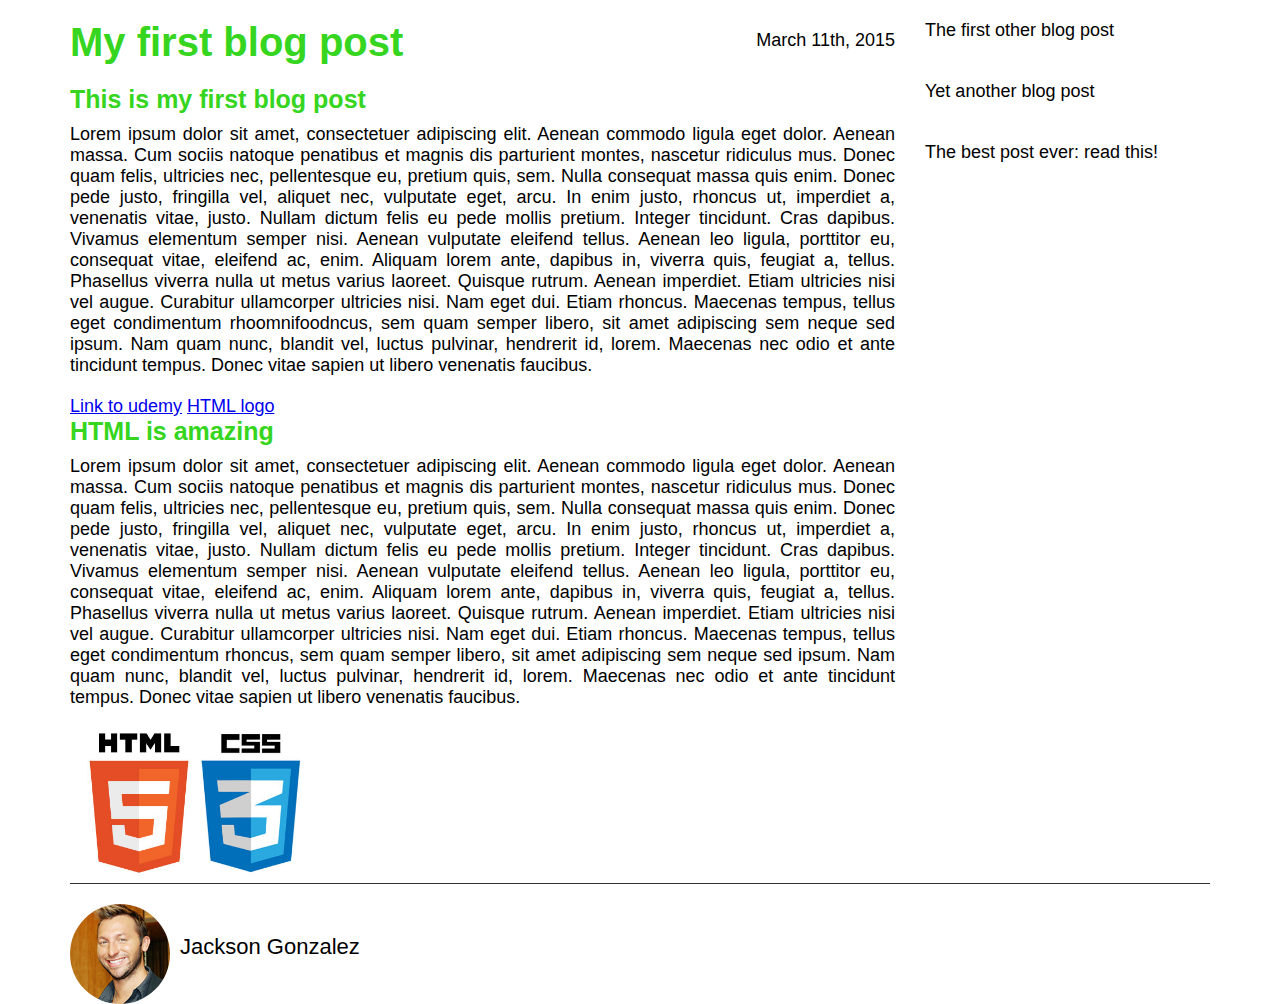
<file: index.html>
<!DOCTYPE html>
<html>

    <head>
        <title>My first blog post</title>
        <link rel="stylesheet" type="text/css" href="style.css">
    </head>

    <body>
        <div class="container">
            <div class="blog-post">
                <h1>My first blog post</h1>
                <p class="date">March 11th, 2015</p>
                <h2>This is my first blog post</h2>
                 <p class="main-text">
                    Lorem ipsum dolor sit amet, consectetuer adipiscing elit. Aenean commodo ligula eget dolor. Aenean massa. Cum sociis natoque penatibus et magnis dis parturient montes, nascetur ridiculus mus. Donec quam felis, ultricies nec, pellentesque eu, pretium quis, sem. Nulla consequat massa quis enim. Donec pede justo, fringilla vel, aliquet nec, vulputate eget, arcu. In enim justo, rhoncus ut, imperdiet a, venenatis vitae, justo. Nullam dictum felis eu pede mollis pretium. Integer tincidunt. Cras dapibus. Vivamus elementum semper nisi. Aenean vulputate eleifend tellus. Aenean leo ligula, porttitor eu, consequat vitae, eleifend ac, enim. Aliquam lorem ante, dapibus in, viverra quis, feugiat a, tellus. Phasellus viverra nulla ut metus varius laoreet. Quisque rutrum. Aenean imperdiet. Etiam ultricies nisi vel augue. Curabitur ullamcorper ultricies nisi. Nam eget dui. Etiam rhoncus. Maecenas tempus, tellus eget condimentum rhoomnifoodncus, sem quam semper libero, sit amet adipiscing sem neque sed ipsum. Nam quam nunc, blandit vel, luctus pulvinar, hendrerit id, lorem. Maecenas nec odio et ante tincidunt tempus. Donec vitae sapien ut libero venenatis faucibus.
                </p>

                <a href="http://www.udemy.com" target="_blank">Link to udemy</a>
                <a href="logo.jpg" target="_blank">HTML logo</a>

                <h2>HTML is amazing</h2>
                <p class="main-text">
                    Lorem ipsum dolor sit amet, consectetuer adipiscing elit. Aenean commodo ligula eget dolor. Aenean massa. Cum sociis natoque penatibus et magnis dis parturient montes, nascetur ridiculus mus. Donec quam felis, ultricies nec, pellentesque eu, pretium quis, sem. Nulla consequat massa quis enim. Donec pede justo, fringilla vel, aliquet nec, vulputate eget, arcu. In enim justo, rhoncus ut, imperdiet a, venenatis vitae, justo. Nullam dictum felis eu pede mollis pretium. Integer tincidunt. Cras dapibus. Vivamus elementum semper nisi. Aenean vulputate eleifend tellus. Aenean leo ligula, porttitor eu, consequat vitae, eleifend ac, enim. Aliquam lorem ante, dapibus in, viverra quis, feugiat a, tellus. Phasellus viverra nulla ut metus varius laoreet. Quisque rutrum. Aenean imperdiet. Etiam ultricies nisi vel augue. Curabitur ullamcorper ultricies nisi. Nam eget dui. Etiam rhoncus. Maecenas tempus, tellus eget condimentum rhoncus, sem quam semper libero, sit amet adipiscing sem neque sed ipsum. Nam quam nunc, blandit vel, luctus pulvinar, hendrerit id, lorem. Maecenas nec odio et ante tincidunt tempus. Donec vitae sapien ut libero venenatis faucibus.
                </p>
                <img src="logo.jpg" alt="The HTML5 logo">

            </div>

            <div class="other-posts">
                <div class="other">
                    The first other blog post
                </div>

                <div class="other">
                    Yet another blog post
                </div>

                <div class="other">
                    The best post ever: read this!
                </div>
            </div>

            <div class="clearfix"></div>

            <div class="author-box">
                <img src="author.jpg" alt="Author photo">
                <p class="author-text">Jackson Gonzalez</p>
            </div>

        </div>


    </body>

</html>
</file>
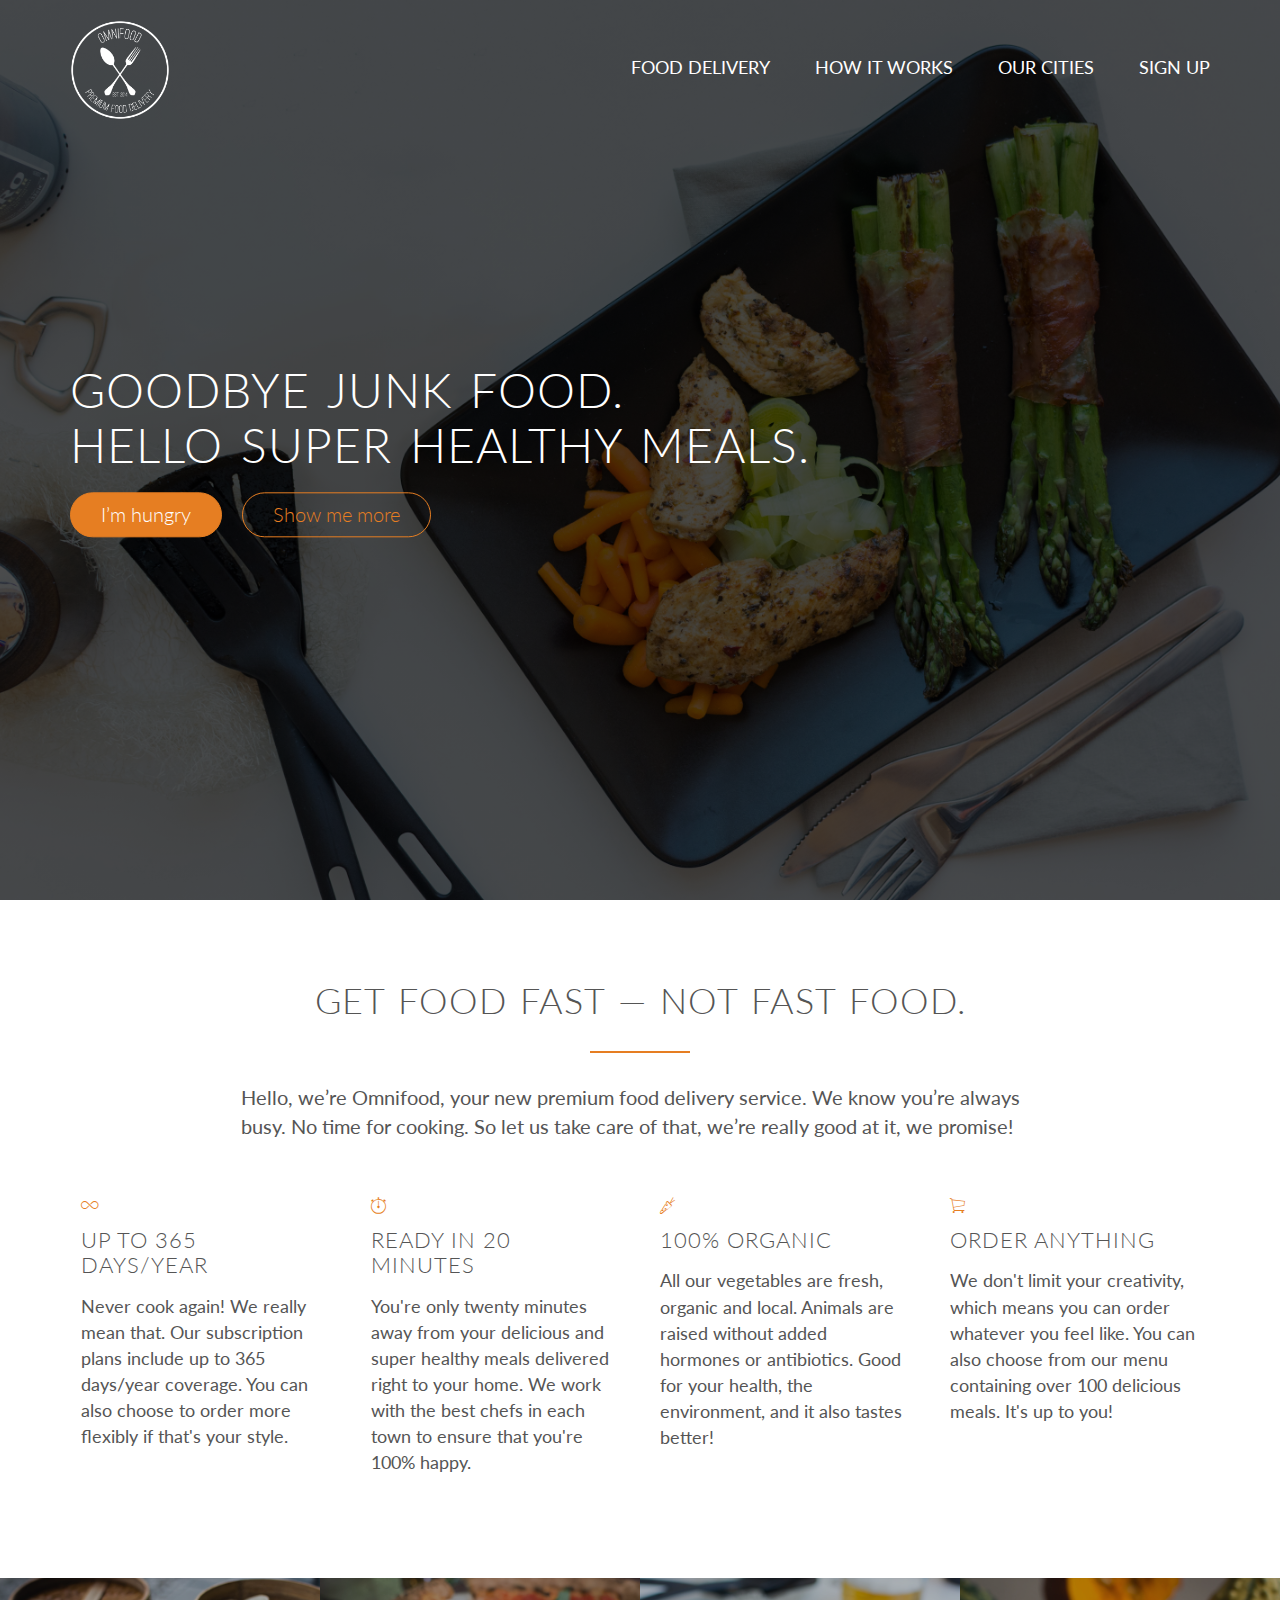
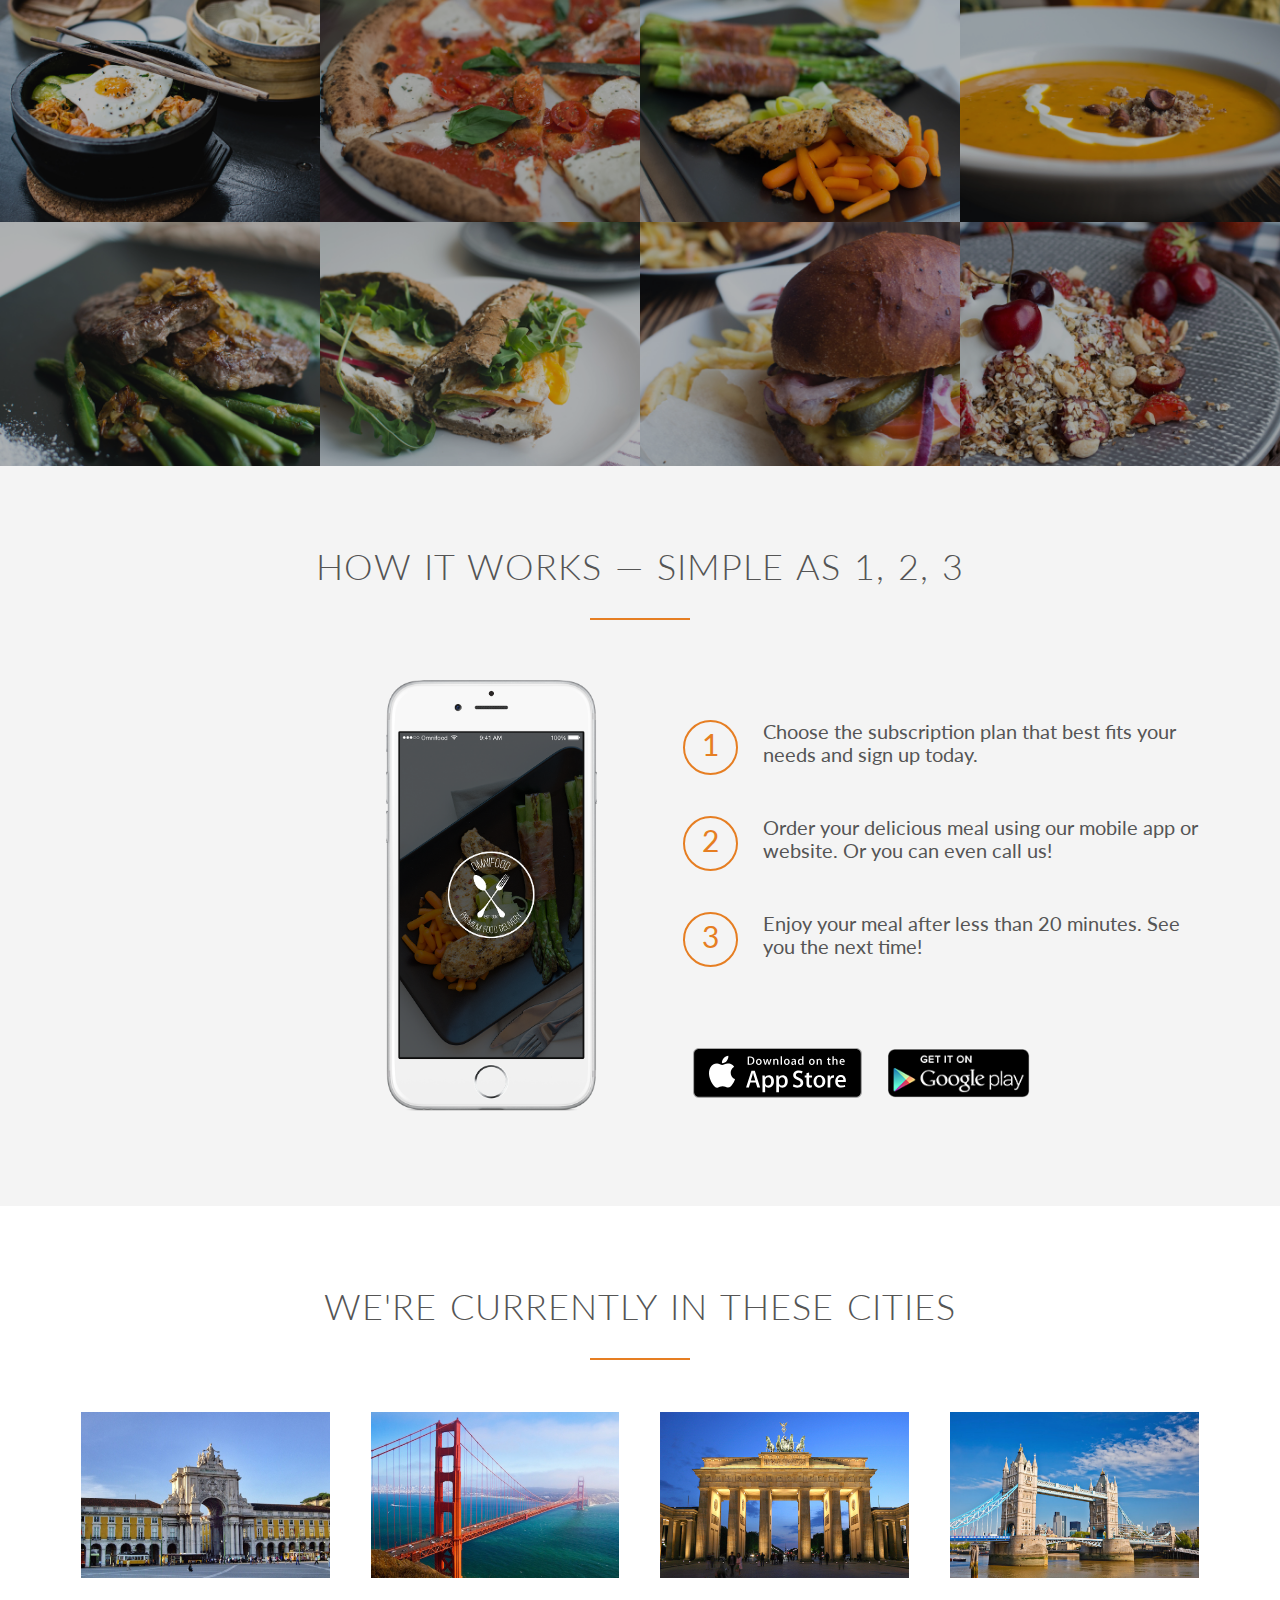
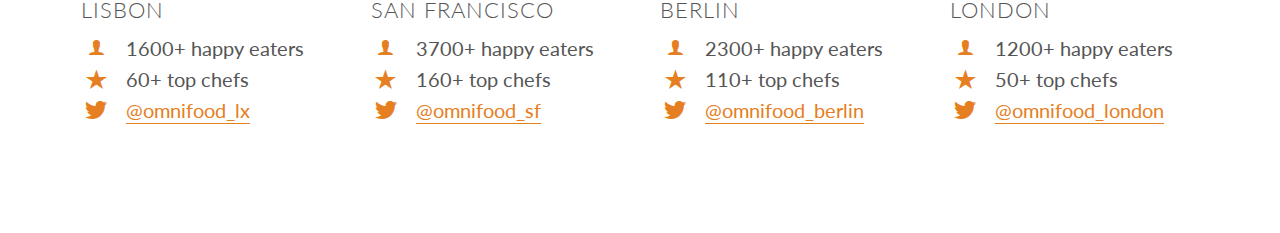
<file: omnifood_website/index.html>
<!DOCTYPE html>
<html lang="en">
  <head>
    <link rel="stylesheet" type="text/css" href="vendors/css/normalize.css">
    <link rel="stylesheet" type="text/css" href="vendors/css/grid.css">
    <link rel="stylesheet" type="text/css" href="vendors/css/ionicons.min.css">
    <link rel="stylesheet" type="text/css" href="resources/css/style.css">
    <link href="https://fonts.googleapis.com/css?family=Lato:100,300,400,300italic" rel="stylesheet" type="text/css">
    <title>Omnifood </title>
  </head>
  <body>
    <header>
      <nav>
        <div class="row">
          <img src="resources/img/logo-white.png" alt="Omnifood Logo" class="logo">
          <ul class="main-nav">
            <li><a href="#">Food delivery</a></li>
            <li><a href="#">How it works</a></li>
            <li><a href="#">Our cities</a></li>
            <li><a href="#">Sign up</a></li>
          </ul>
        </div>
      </nav>
      <div class="hero-text-box">
        <h1>Goodbye junk food. <br> Hello super healthy meals.</h1>
        <a class="btn btn-full" href="#">I’m hungry</a>
        <a class="btn btn-ghost" href="#">Show me more</a>
      </div>

    </header>

    <section class="section-features">
      <div class="row">
        <h2>Get food fast &mdash; not fast food.</h2>
        <p class="long-copy">
          Hello, we’re Omnifood, your new premium food delivery service. We know you’re always busy. No time for cooking. So let us take care of that, we’re really good at it, we promise!
        </p>
      </div>

      <div class="row">

        <div class="col span-1-of-4 box">
          <i class='ion-ios-infinite-outline icon-big'></i>
          <h3>Up to 365 days/year</h3>
          <p>
            Never cook again! We really mean that. Our subscription plans include up to 365 days/year coverage. You can also choose to order more flexibly if that's your style.
          </p>
        </div>

        <div class="col span-1-of-4 box">
          <i class='ion-ios-stopwatch-outline icon-big'></i>
          <h3>Ready in 20 minutes</h3>
          <p>
            You're only twenty minutes away from your delicious and super healthy meals delivered right to your home. We work with the best chefs in each town to ensure that you're 100% happy.
          </p>
        </div>

        <div class="col span-1-of-4 box">
          <i class='ion-ios-nutrition-outline icon-big'></i>
          <h3>100% organic</h3>
          <p>
            All our vegetables are fresh, organic and local. Animals are raised without added hormones or antibiotics. Good for your health, the environment, and it also tastes better!
          </p>
        </div>

        <div class='col span-1-of-4 box'>
          <i class='ion-ios-cart-outline icon-big'></i>
          <h3>Order anything</h3>
          <p>
            We don't limit your creativity, which means you can order whatever you feel like. You can also choose from our menu containing over 100 delicious meals. It's up to you!
          </p>
        </div>

      </div>
    </section>

    <section class='section-meals'>
      <ul class='meals-showcase clearfix'>
        <li>
          <figure class='meal-photo'>
            <img src="resources/img/1.jpg" alt="Korean bibimbap with egg and vegetables">
          </figure>
        </li>
        <li>
          <figure class='meal-photo'>
            <img src="resources/img/2.jpg" alt="Simple italian pizza with cherry tomatoes">
          </figure>
        </li>
        <li>
          <figure class='meal-photo'>
            <img src="resources/img/3.jpg" alt="Chicken breast steak with vegetables">
          </figure>
        </li>
        <li>
          <figure class='meal-photo'>
            <img src="resources/img/4.jpg" alt="Autumn pumpkin soup">
          </figure>
        </li>
      </ul>

      <ul class='meals-showcase clearfix'>
        <li>
          <figure class='meal-photo'>
            <img src="resources/img/5.jpg" alt="Paleo beef steak with vegetables">
          </figure>
        </li>
        <li>
          <figure class='meal-photo'>
            <img src="resources/img/6.jpg" alt="Healthy baguette with egg and vegetables">
          </figure>
        </li>
        <li>
          <figure class='meal-photo'>
            <img src="resources/img/7.jpg" alt="Burger with cheddar and bacon">
          </figure>
        </li>
        <li>
          <figure class='meal-photo'>
            <img src="resources/img/8.jpg" alt="Granola with cherries and strawberries">
          </figure>
        </li>
      </ul>
    </section>

    <section class='section-steps'>
      <div class="row">
        <h2>How it works &mdash; Simple as 1, 2, 3</h2>
      </div>
      <div class="row">
        <div class="col span-1-of-2 steps-box">
          <img src="resources/img/app-iPhone.png" alt="omnifood app on iPhone" class="app-screen">
        </div>
        <div class="col span-1-of-2 steps-box">
          <div class="works-step">
            <div>1</div>
            <p>Choose the subscription plan that best fits your needs and sign up today.</p>
          </div>
          <div class="works-step">
            <div>2</div>
            <p>Order your delicious meal using our mobile app or website. Or you can even call us!</p>
          </div>
          <div class="works-step">
            <div>3</div>
            <p>Enjoy your meal after less than 20 minutes. See you the next time!</p>
          </div>

          <a href="#" class="btn-app"><img src="resources/img/download-app.svg" alt="App Store Button"></a>
          <a href="#" class="btn-app"><img src="resources/img/download-app-android.png" alt="Play Store Button"></a>
        </div>
      </div>
    </section>

    <section class="section-cities">
      <div class="row">
        <h2>We're currently in these cities</h2>
      </div>
      <div class="row">
        <div class="col span-1-of-4 box">
          <img src="resources/img/lisbon-3.jpg" alt="Lisbon" />
          <h3>Lisbon</h3>
          <div class="city-feature">
            <i class="ion-ios-person icon-small"></i>
            1600+ happy eaters
          </div>
          <div class="city-feature">
            <i class="ion-ios-star icon-small"></i>
            60+ top chefs
          </div>
          <div class="city-feature">
            <i class="ion-social-twitter icon-small"></i>
            <a href="#">@omnifood_lx</a>
          </div>
        </div>
        <div class="col span-1-of-4 box">
          <img src="resources/img/san-francisco.jpg" alt="San Francisco" />
          <h3>San Francisco</h3>
          <div class="city-feature">
            <i class="ion-ios-person icon-small"></i>
            3700+ happy eaters
          </div>
          <div class="city-feature">
            <i class="ion-ios-star icon-small"></i>
            160+ top chefs
          </div>
          <div class="city-feature">
            <i class="ion-social-twitter icon-small"></i>
            <a href="#">@omnifood_sf</a>
          </div>
        </div>
        <div class="col span-1-of-4 box">
          <img src="resources/img/berlin.jpg" alt="Berlin" />
          <h3>Berlin</h3>
          <div class="city-feature">
            <i class="ion-ios-person icon-small"></i>
            2300+ happy eaters
          </div>
          <div class="city-feature">
            <i class="ion-ios-star icon-small"></i>
            110+ top chefs
          </div>
          <div class="city-feature">
            <i class="ion-social-twitter icon-small"></i>
            <a href="#">@omnifood_berlin</a>
          </div>
        </div>
        <div class="col span-1-of-4 box">
          <img src="resources/img/london.jpg" alt="London" />
          <h3>London</h3>
          <div class="city-feature">
            <i class="ion-ios-person icon-small"></i>
            1200+ happy eaters
          </div>
          <div class="city-feature">
            <i class="ion-ios-star icon-small"></i>
            50+ top chefs
          </div>
          <div class="city-feature">
            <i class="ion-social-twitter icon-small"></i>
            <a href="#">@omnifood_london</a>
          </div>
        </div>
      </div>
    </section>


  </body>
</html>
</file>
<file: style.css>
* {
  margin: 0;
  padding: 0;
  box-sizing: border-box;
}

.clearfix:after{
  content: "";
  display: table;
  clear: both;
}

body {
  font-family: Helvetica Neue, Arial;
  font-size: 18px;
}

h1, h2 {
  color: #35d520;
}

h1 {
  font-size: 40px;
  margin-bottom: 20px;
}

h2 {
  font-size: 25px;
  margin-bottom: 10px;
}

.main-text {
  text-align: justify;
  margin-bottom: 20px;
}

.container {
  width: 1140px;
  margin: 20px auto 0 auto;
}

.blog-post {
  width: 75%;
  float: left;
  padding-right: 30px;
  position: relative;
}

.other-posts {
  width: 25%;
  float: left;
}

.author-box  {
  border-top: 1px solid #333;
  padding-top: 20px;
}

.author-text {
  font-size: 22px;
  float: left;
  margin-top: 30px;
  margin-left: 10px;
}

.author-box img {
  height: 100px;
  width: 100px;
  border-radius: 50%;
  float: left;
}

.other {
  margin-bottom: 40px;
}

.blog-post img {
  height: 150px;
  width: auto;
  position: relative;
}

.date {
  position: absolute;
  top: 10px;
  right: 30px;
}
</file>
<file: omnifood_website/vendors/css/grid.css>
/*  SECTIONS  ============================================================================= */

.section {
	clear: both;
	padding: 0px;
	margin: 0px;
}

/*  GROUPING  ============================================================================= */

.row {
    zoom: 1; /* For IE 6/7 (trigger hasLayout) */
}

.row:before,
.row:after {
    content:"";
    display:table;
}
.row:after {
    clear:both;
}

/*  GRID COLUMN SETUP   ==================================================================== */

.col {
	display: block;
	float:left;
	margin: 1% 0 1% 1.6%;
}

.col:first-child { margin-left: 0; } /* all browsers except IE6 and lower */


/*  REMOVE MARGINS AS ALL GO FULL WIDTH AT 480 PIXELS */

@media only screen and (max-width: 480px) {
	.col { 
		/*margin: 1% 0 1% 0%;*/
        margin: 0;
	}
}


/*  GRID OF TWO   ============================================================================= */


.span-2-of-2 {
	width: 100%;
}

.span-1-of-2 {
	width: 49.2%;
}

/*  GO FULL WIDTH AT LESS THAN 480 PIXELS */

@media only screen and (max-width: 480px) {
	.span-2-of-2 {
		width: 100%; 
	}
	.span-1-of-2 {
		width: 100%; 
	}
}


/*  GRID OF THREE   ============================================================================= */

	
.span-3-of-3 {
	width: 100%; 
}

.span-2-of-3 {
	width: 66.13%; 
}

.span-1-of-3 {
	width: 32.26%; 
}


/*  GO FULL WIDTH AT LESS THAN 480 PIXELS */

@media only screen and (max-width: 480px) {
	.span-3-of-3 {
		width: 100%; 
	}
	.span-2-of-3 {
		width: 100%; 
	}
	.span-1-of-3 {
		width: 100%;
	}
}

/*  GRID OF FOUR   ============================================================================= */

	
.span-4-of-4 {
	width: 100%; 
}

.span-3-of-4 {
	width: 74.6%; 
}

.span-2-of-4 {
	width: 49.2%; 
}

.span-1-of-4 {
	width: 23.8%; 
}


/*  GO FULL WIDTH AT LESS THAN 480 PIXELS */

@media only screen and (max-width: 480px) {
	.span-4-of-4 {
		width: 100%; 
	}
	.span-3-of-4 {
		width: 100%; 
	}
	.span-2-of-4 {
		width: 100%; 
	}
	.span-1-of-4 {
		width: 100%; 
	}
}


/*  GRID OF FIVE   ============================================================================= */

	
.span-5-of-5 {
	width: 100%;
}

.span-4-of-5 {
  	width: 79.68%; 
}

.span-3-of-5 {
  	width: 59.36%; 
}

.span-2-of-5 {
  	width: 39.04%;
}

.span-1-of-5 {
  	width: 18.72%;
}


/*  GO FULL WIDTH AT LESS THAN 480 PIXELS */

@media only screen and (max-width: 480px) {
	.span-5-of-5 {
		width: 100%; 
	}
	.span-4-of-5 {
		width: 100%; 
	}
	.span-3-of-5 {
		width: 100%; 
	}
	.span-2-of-5 {
		width: 100%; 
	}
	.span-1-of-5 {
		width: 100%; 
	}
}


/*  GRID OF SIX   ============================================================================= */


.span-6-of-6 {
	width: 100%;
}

.span-5-of-6 {
  	width: 83.06%;
}

.span-4-of-6 {
  	width: 66.13%;
}

.span-3-of-6 {
  	width: 49.2%;
}

.span-2-of-6 {
  	width: 32.26%;
}

.span-1-of-6 {
  	width: 15.33%;
}


/*  GO FULL WIDTH AT LESS THAN 480 PIXELS */

@media only screen and (max-width: 480px) {
	.span-6-of-6 {
		width: 100%; 
	}
	.span-5-of-6 {
		width: 100%; 
	}
	.span-4-of-6 {
		width: 100%; 
	}
	.span-3-of-6 {
		width: 100%; 
	}
	.span-2-of-6 {
		width: 100%; 
	}
	.span-1-of-6 {
		width: 100%; 
	}
}



/*  GRID OF SEVEN   ============================================================================= */


.span-7-of-7 {
	width: 100%;
}

.span-6-of-7 {
	width: 85.48%;
}

.span-5-of-7 {
  	width: 70.97%;
}

.span-4-of-7 {
  	width: 56.45%;
}

.span-3-of-7 {
  	width: 41.94%;
}

.span-2-of-7 {
  	width: 27.42%;
}

.span-1-of-7 {
  	width: 12.91%;
}


/*  GO FULL WIDTH AT LESS THAN 480 PIXELS */

@media only screen and (max-width: 480px) {
	.span-7-of-7 {
		width: 100%; 
	}
	.span-6-of-7 {
		width: 100%; 
	}
	.span-5-of-7 {
		width: 100%; 
	}
	.span-4-of-7 {
		width: 100%; 
	}
	.span-3-of-7 {
		width: 100%; 
	}
	.span-2-of-7 {
		width: 100%; 
	}
	.span-1-of-7 {
		width: 100%; 
	}
}


/*  GRID OF EIGHT   ============================================================================= */

	
.span-8-of-8 {
	width: 100%;
}

.span-7-of-8 {
	width: 87.3%; 
}

.span-6-of-8 {
	width: 74.6%; 
}

.span-5-of-8 {
	width: 61.9%; 
}

.span-4-of-8 {
	width: 49.2%; 
}

.span-3-of-8 {
	width: 36.5%;
}

.span-2-of-8 {
	width: 23.8%; 
}

.span-1-of-8 {
	width: 11.1%; 
}


/*  GO FULL WIDTH AT LESS THAN 480 PIXELS */

@media only screen and (max-width: 480px) {
	.span-8-of-8 {
		width: 100%; 
	}
	.span-7-of-8 {
		width: 100%; 
	}
	.span-6-of-8 {
		width: 100%; 
	}
	.span-5-of-8 {
		width: 100%; 
	}
	.span-4-of-8 {
		width: 100%; 
	}
	.span-3-of-8 {
		width: 100%; 
	}
	.span-2-of-8 {
		width: 100%; 
	}
	.span-1-of-8 {
		width: 100%; 
	}
}


/*  GRID OF NINE   ============================================================================= */


.span-9-of-9 {
	width: 100%;
}

.span-8-of-9 {
	width: 88.71%;
}

.span-7-of-9 {
	width: 77.42%; 
}

.span-6-of-9 {
	width: 66.13%; 
}

.span-5-of-9 {
	width: 54.84%; 
}

.span-4-of-9 {
	width: 43.55%; 
}

.span-3-of-9 {
	width: 32.26%;
}

.span-2-of-9 {
	width: 20.97%; 
}

.span-1-of-9 {
	width: 9.68%; 
}


/*  GO FULL WIDTH AT LESS THAN 480 PIXELS */

@media only screen and (max-width: 480px) {
	.span-9-of-9 {
		width: 100%; 
	}
	.span-8-of-9 {
		width: 100%; 
	}
	.span-7-of-9 {
		width: 100%; 
	}
	.span-6-of-9 {
		width: 100%; 
	}
	.span-5-of-9 {
		width: 100%; 
	}
	.span-4-of-9 {
		width: 100%; 
	}
	.span-3-of-9 {
		width: 100%; 
	}
	.span-2-of-9 {
		width: 100%; 
	}
	.span-1-of-9 {
		width: 100%; 
	}
}


/*  GRID OF TEN   ============================================================================= */


.span-10-of-10 {
	width: 100%;
}

.span-9-of-10 {
	width: 89.84%;
}

.span-8-of-10 {
	width: 79.68%;
}

.span-7-of-10 {
	width: 69.52%; 
}

.span-6-of-10 {
	width: 59.36%; 
}

.span-5-of-10 {
	width: 49.2%; 
}

.span-4-of-10 {
	width: 39.04%; 
}

.span-3-of-10 {
	width: 28.88%;
}

.span-2-of-10 {
	width: 18.72%; 
}

.span-1-of-10 {
	width: 8.56%; 
}


/*  GO FULL WIDTH AT LESS THAN 480 PIXELS */

@media only screen and (max-width: 480px) {
	.span-10-of-10 {
		width: 100%; 
	}
	.span-9-of-10 {
		width: 100%; 
	}
	.span-8-of-10 {
		width: 100%; 
	}
	.span-7-of-10 {
		width: 100%; 
	}
	.span-6-of-10 {
		width: 100%; 
	}
	.span-5-of-10 {
		width: 100%; 
	}
	.span-4-of-10 {
		width: 100%; 
	}
	.span-3-of-10 {
		width: 100%; 
	}
	.span-2-of-10 {
		width: 100%; 
	}
	.span-1-of-10 {
		width: 100%; 
	}
}


/*  GRID OF ELEVEN   ============================================================================= */

.span-11-of-11 {
	width: 100%;
}

.span-10-of-11 {
	width: 90.76%;
}

.span-9-of-11 {
	width: 81.52%;
}

.span-8-of-11 {
	width: 72.29%;
}

.span-7-of-11 {
	width: 63.05%; 
}

.span-6-of-11 {
	width: 53.81%; 
}

.span-5-of-11 {
	width: 44.58%; 
}

.span-4-of-11 {
	width: 35.34%; 
}

.span-3-of-11 {
	width: 26.1%;
}

.span-2-of-11 {
	width: 16.87%; 
}

.span-1-of-11 {
	width: 7.63%; 
}


/*  GO FULL WIDTH AT LESS THAN 480 PIXELS */

@media only screen and (max-width: 480px) {
	.span-11-of-11 {
		width: 100%; 
	}
	.span-10-of-11 {
		width: 100%; 
	}
	.span-9-of-11 {
		width: 100%; 
	}
	.span-8-of-11 {
		width: 100%; 
	}
	.span-7-of-11 {
		width: 100%; 
	}
	.span-6-of-11 {
		width: 100%; 
	}
	.span-5-of-11 {
		width: 100%; 
	}
	.span-4-of-11 {
		width: 100%; 
	}
	.span-3-of-11 {
		width: 100%; 
	}
	.span-2-of-11 {
		width: 100%; 
	}
	.span-1-of-11 {
		width: 100%; 
	}
}


/*  GRID OF TWELVE   ============================================================================= */

.span-12-of-12 {
	width: 100%;
}

.span-11-of-12 {
	width: 91.53%;
}

.span-10-of-12 {
	width: 83.06%;
}

.span-9-of-12 {
	width: 74.6%;
}

.span-8-of-12 {
	width: 66.13%;
}

.span-7-of-12 {
	width: 57.66%; 
}

.span-6-of-12 {
	width: 49.2%; 
}

.span-5-of-12 {
	width: 40.73%; 
}

.span-4-of-12 {
	width: 32.26%; 
}

.span-3-of-12 {
	width: 23.8%;
}

.span-2-of-12 {
	width: 15.33%; 
}

.span-1-of-12 {
	width: 6.86%; 
}


/*  GO FULL WIDTH AT LESS THAN 480 PIXELS */

@media only screen and (max-width: 480px) {
	.span-12-of-12 {
		width: 100%; 
	}
	.span-11-of-12 {
		width: 100%; 
	}
	.span-10-of-12 {
		width: 100%; 
	}
	.span-9-of-12 {
		width: 100%; 
	}
	.span-8-of-12 {
		width: 100%; 
	}
	.span-7-of-12 {
		width: 100%; 
	}
	.span-6-of-12 {
		width: 100%; 
	}
	.span-5-of-12 {
		width: 100%; 
	}
	.span-4-of-12 {
		width: 100%; 
	}
	.span-3-of-12 {
		width: 100%; 
	}
	.span-2-of-12 {
		width: 100%; 
	}
	.span-1-of-12 {
		width: 100%; 
	}
}
</file>
<file: omnifood_website/resources/css/style.css>
/* light orange color #e67e22 */

/* ---------------------------- */
/* BASIC SETUP */
/* ---------------------------- */

* {
  margin: 0;
  padding: 0;
  box-sizing: border-box;
}

html {
  background-color: #fff;
  color: #555;
  font-family: 'Lato', 'Arial', sans-serif;
  font-weight: 300px;
  font-size: 20px;
  text-rendering: optimizeLegibility;
}

.clearfix {zoom: 1}
.clearfix:after{
  content: '.';
  clear: both;
  display: block;
  height: 0;
  visibility: hidden;
}

/* ---------------------------- */
/* REUSABLE COMPONENTS */
/* ---------------------------- */

.row {
  max-width: 1140px;
  margin: 0 auto;
}

section {
  padding: 80px 0px;
}

.box {
  padding: 1%;
}



/* --------HEADINGS--------- */
h1, h2, h3 {
  font-weight: 300;
  text-transform: uppercase;
  letter-spacing: 1px;

}

h1 {
  margin-top: 0;
  margin-bottom: 20px ;
  color: #fff;
  font-size: 240%;
  word-spacing: 4px;
}

h2 {
  font-size: 180%;
  word-spacing: 2px;
  text-align: center;
  margin-bottom: 30px;
}

h3 {
  font-size: 110%;
  margin-bottom: 15px;
}

h2:after {
  display: block;
  height: 2px;
  background-color: #e67e22;
  content: " ";
  width: 100px;
  margin: 0 auto;
  margin-top: 30px;
}

/* --------Paragraphs--------- */
.long-copy {
  line-height: 145%;
  width: 70%;
  margin-left: 15%;
}

.box p {
  font-size: 90%;
  line-height: 145%;
}

/* --------ICONS--------- */
.icon-big {
  font-size: 300  %;
  display: block;
  color: #e67e22;
  margin-bottom: 10px;
}

.icon-small {
  display: inline-block;
  width: 30px;
  text-align: center;
  color: #e67e22;
  font-size: 120%;
  margin-right: 10px;

  /* secrets to align text and icons */
  line-height: 120%;
  vertical-align: middle;
  margin-top: -5px;


}

/* --------LINK--------- */

a:link,
a:visited {
  color: #e67e22;
  text-decoration: none;
  padding-bottom: 1px;
  border-bottom: 1px solid #e67e22;
  transition: border-bottom 0.2s, color 0.2s
}

a:hover,
a:active {
  color: #555;
  text-decoration: none;
  padding-bottom: 1px;
  border-bottom: 1px solid transparent;
}




/* --------BUTTONS--------- */

.btn:link,
.btn:visited {
  display: inline-block;
  padding: 10px 30px;
  font-weight: 300;
  text-decoration: none;
  border-radius: 300px;
  transition: background-color 0.2s, border 0.2s, color 0.2s;
  }

.btn-full:link,
.btn-full:visited {
  background-color: #e67e22;
  border: 1px solid #e67e22;
  color: #fff;
  margin-right: 15px;
}

.btn-ghost:link,
.btn-ghost:visited {
  border: 1px solid #e67e22;
  color: #e67e22;
}

.btn:hover,
.btn:active {
  background-color: #cf6d17;
}

.btn-full:hover,
.btn-full:active {
  border: 1px solid #cf6d17;
}

.btn-ghost:hover,
.btn-ghost:active {
  border: 1px solid #cf6d17;
  color: #fff;
}

/* ---------------------------- */
/* HEADER */
/* ---------------------------- */

header {
  background-image: linear-gradient(rgba(0, 0, 0, 0.7), rgba(0, 0, 0, 0.7)), url(img/hero.jpg);
  background-size: cover;
  background-position: center;
  height: 100vh;
}

.hero-text-box {
  position: absolute;
  width: 1140px;
  top: 50%;
  left: 50%;
  transform: translate(-50%, -50%);
}

.logo {
  height: 100px;
  width: auto;
  float: left;
  margin-top: 20px;
}

.main-nav {
  float: right;
  list-style: none;
  margin-top: 55px;
}

.main-nav li {
  display: inline-block;
  margin-left: 40px;
}

.main-nav li a:link,
.main-nav li a:visited {
  padding: 8px 0;
  color: #fff;
  text-decoration: none;
  text-transform: uppercase;
  font-size: 90%;
  border-bottom: 2px solid transparent;
  transition: border-bottom 0.2s;
}

.main-nav li a:hover,
.main-nav li a:active {
  border-bottom: 2px solid #e67e22;
}

/* ---------------------------- */
/* FEATURES */
/* ---------------------------- */

.section-features .long-copy {
  margin-bottom: 30px;
}

/* ---------------------------- */
/* MEALS */
/* ---------------------------- */

.section-meals {
  padding: 0;
}
.meals-showcase {
  list-style: none;
  width: 100%;
}

.meals-showcase li {
  display: block;
  float: left;
  width: 25%;
}

.meal-photo {
  width: 100%;
  margin: 0;
  overflow: hidden;
  background-color: #000;
}

.meal-photo img {
  opacity: 0.7;
  width: 100%;
  height: auto;
  transform: scale(1.15);
  transition: transform 0.5s, opacity 0.5s;
}

.meal-photo img:hover {
  opacity: 1;
  transform: scale(1.04);
}

/* ---------------------------- */
/* HOW IT WORKS */
/* ---------------------------- */

.section-steps {
  background-color: #f4f4f4;
}

.steps-box:first-child {
  text-align: right;
  padding-right: 3%;
  margin-top: 30px;
}

.steps-box:last-child {
  padding-left: 3%;
  margin-top: 70px;
}

.app-screen {
  width: 40%;
}

.works-step {
  margin-bottom: 50px;
}

.works-step div {
  color: #e67e22;
  border: 2px solid #e67e22;
  display: inline-block;
  border-radius: 50%;
  height: 55px;
  width: 55px;
  text-align: center;
  padding: 5px;
  float: left;
  font-size: 150%;
  margin-right: 25px;
}

.works-step:last-of-type {
  margin-bottom: 80px;
}

.btn-app:link,
.btn-app:visited {
  border: 0;
}

.btn-app img {
  height: 50px;
  width: auto;
  margin: 10px;
}

/* ---------------------------- */
/* CITIES */
/* ---------------------------- */

.box img {
  width: 100%;
  height: auto;
  margin-bottom: 15px;
}

.city-feature {
  margin-bottom: 5px;
}
</file>
